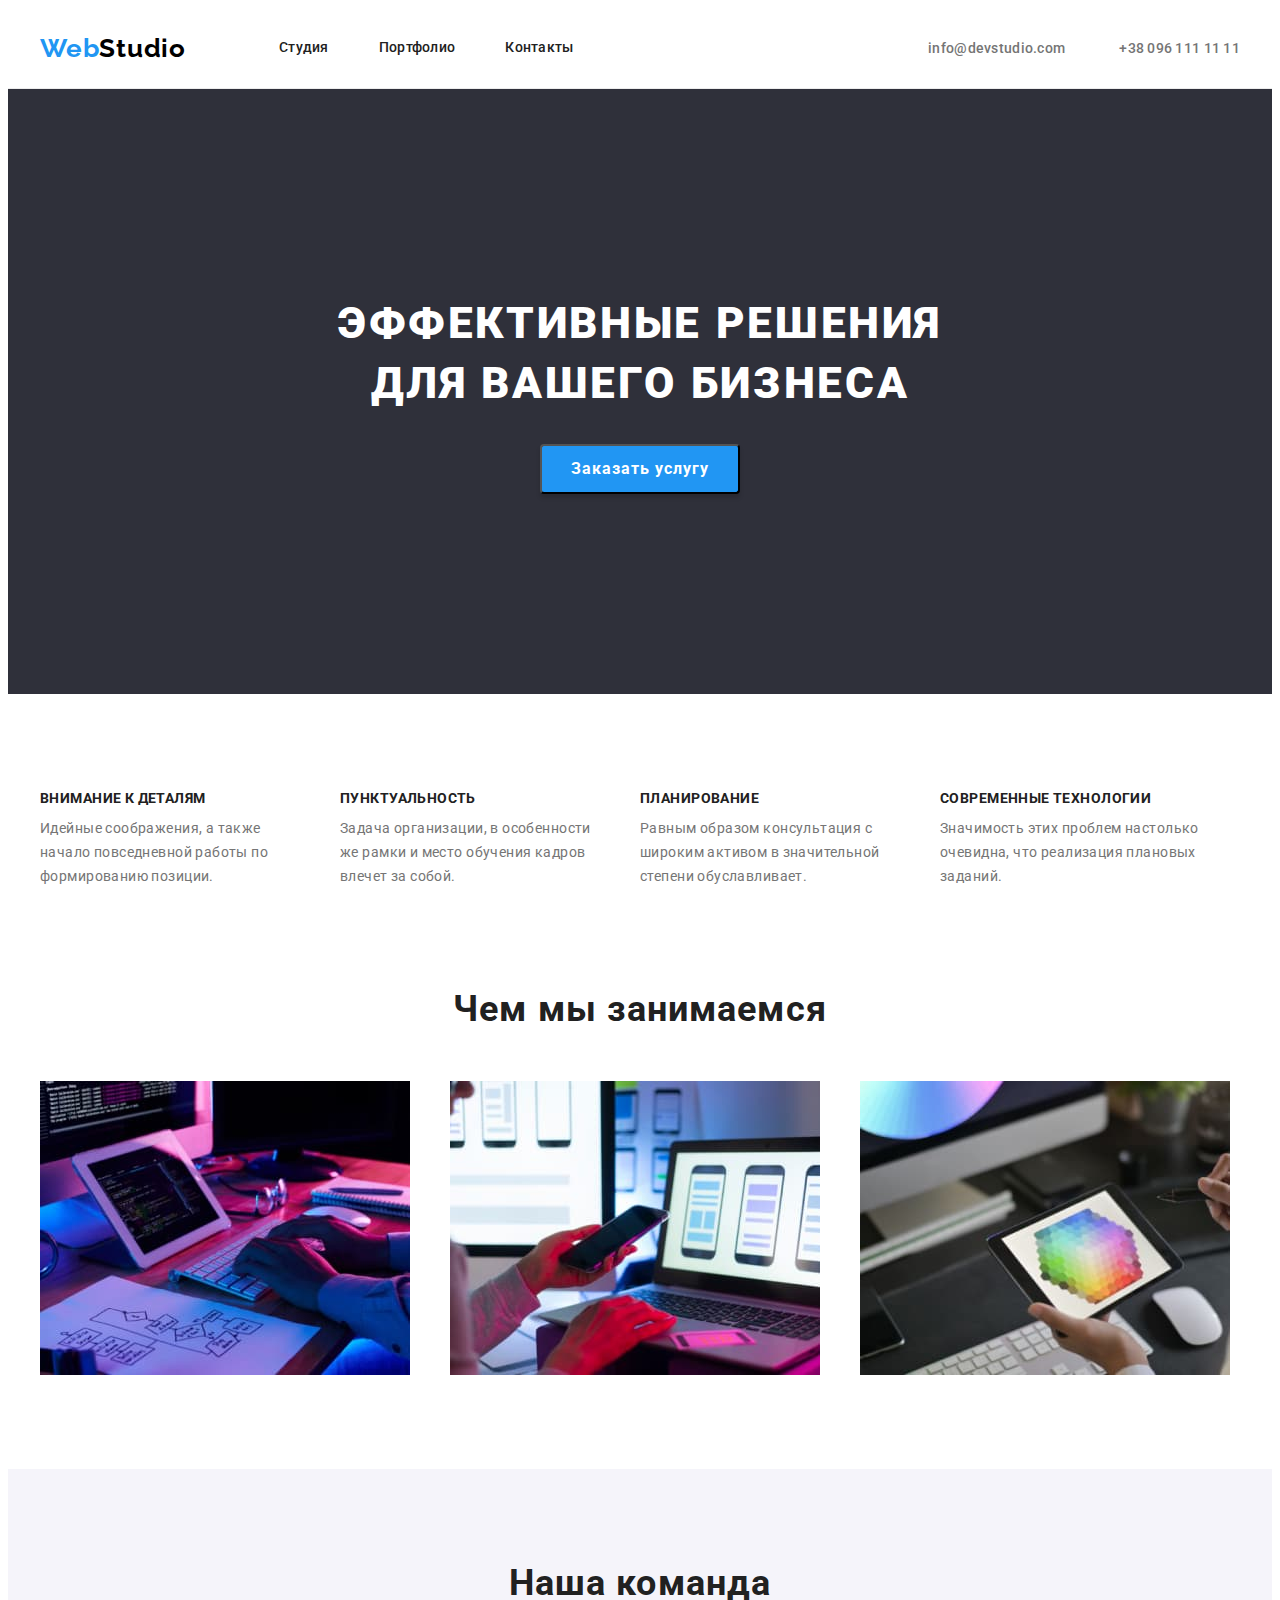
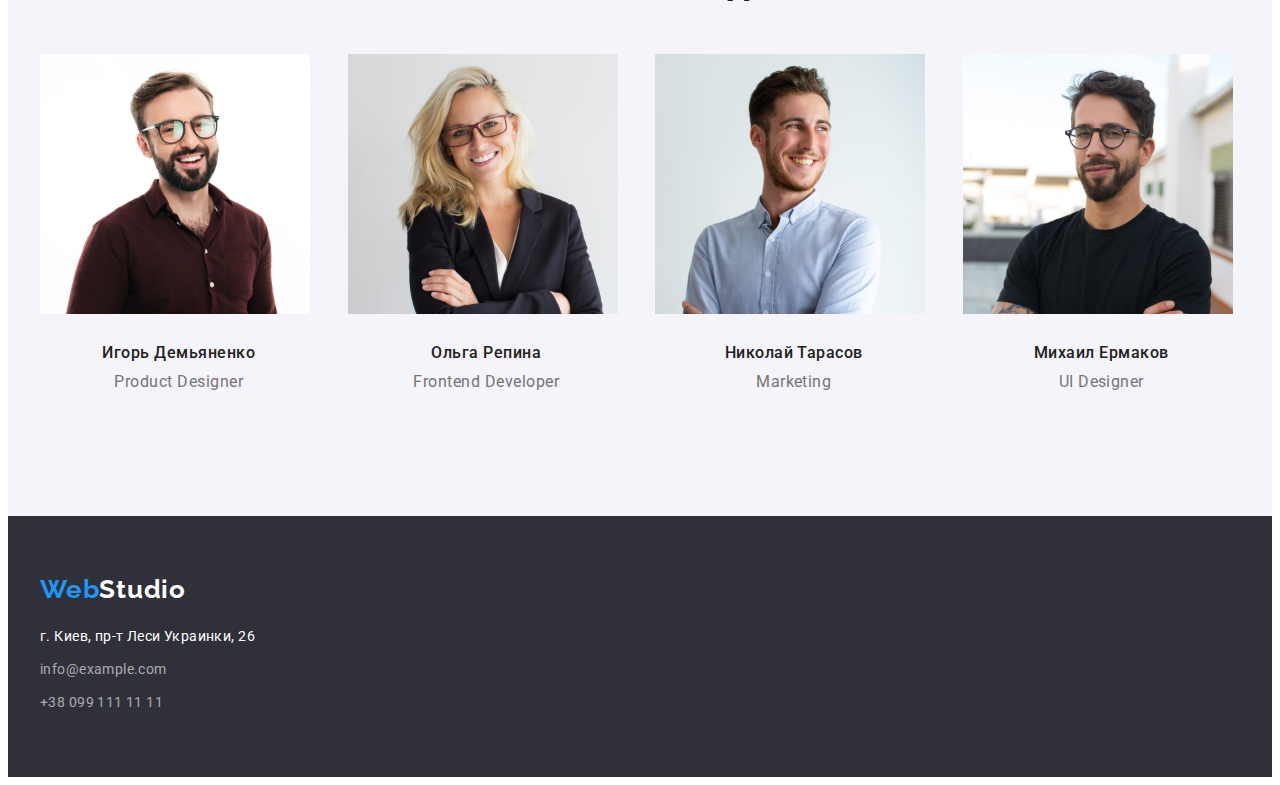
<file: index.html>
<!DOCTYPE html>
<html lang="ru">
<head>
    <meta charset="UTF-8">
    <meta http-equiv="X-UA-Compatible" content="IE=edge">
    <meta name="viewport" content="width=device-width, initial-scale=1.0">
    <title>Dokument</title>
    <link rel="preconnect" href="https://fonts.googleapis.com">
    <link rel="preconnect" href="https://fonts.gstatic.com" crossorigin>
    <link href="https://fonts.googleapis.com/css2?family=Raleway:wght@700&family=Roboto:wght@400;500;700;900&display=swap"
    rel="stylesheet">
    <link
        rel="stylesheet" 
        href="https://cdnjs.cloudflare.com/ajax/libs/modern-normalize/1.1.0/modern-normalize.min.css"
        integrity="sha512-wpPYUAdjBVSE4KJnH1VR1HeZfpl1ub8YT/NKx4PuQ5NmX2tKuGu6U/JRp5y+Y8XG2tV+wKQpNHVUX03MfMFn9Q=="
        crossorigin="anonymous" 
        referrerpolicy="no-referrer"
    />
    <link rel= "stylesheet" href="./css/styles.css">
</head>
<body>
    <header class="header">
       <!--Верхняя линия--> 
        <div class="container header-container">
         <nav class="header-navigation">
        <a class="header-logo link" href=""><span class="header-web">Web</span><span class="header-studio">Studio</span></a>
        
        <ul class="list header-list">
            <li class="header-item">
                <a class="link header-link" href="./index.html">Студия</a>
            </li>
            <li class="header-item">
                <a class="link header-link" href="./portfolio.html">Портфолио</a>
            </li>
            <li class="header-item">
                <a class="link header-link" href="">Контакты</a>
            </li>
         </ul>
         </nav>
         <div class="header-connect">
      <a class="header-mail link" href="mailto:info@devstudio.com">info@devstudio.com</a>
      <a class="header-tel link" href="tel:+380961111111">+38 096 111 11 11</a>
        </div>
      </div>
    </header>
<main>
    <!--Шапка-->
    <section class="hero">
        <div class="container hero-container">
           <h1 class="hero-title">ЭФФЕКТИВНЫЕ РЕШЕНИЯ ДЛЯ ВАШЕГО БИЗНЕСА</h1>
           <button class="hero-btn" type="button">Заказать услугу</button>
        </div>
    </section>
    <!--Особенности-->
    <section class="peculiarities">
        <div class="container peculiarities-container">
        <ul class="list peculiarities-list">
            <li class="item peculiarities-item ">
                <h3 class="peculiaritie-title">ВНИМАНИЕ К ДЕТАЛЯМ</h3>
                <p class="peculiaritie-text">Идейные соображения, а также начало повседневной работы по формированию позиции.</p>
            </li>
           
            <li class="item peculiarities-item ">
                <h3 class="peculiaritie-title">ПУНКТУАЛЬНОСТЬ</h3>
                <p class="peculiaritie-text">Задача организации, в особенности же рамки и место обучения кадров влечет за собой.</p>
            </li>
            
            <li class="item peculiarities-item ">
                <h3 class="peculiaritie-title">ПЛАНИРОВАНИЕ</h3>
                <p class="peculiaritie-text">Равным образом консультация с широким активом в значительной степени обуславливает.</p>
            </li>
            <li class="item peculiarities-item ">
            <h3 class="peculiaritie-title">СОВРЕМЕННЫЕ ТЕХНОЛОГИИ</h3>
            <p class="peculiaritie-text">Значимость этих проблем настолько очевидна, что реализация плановых заданий.</p>
            </li>
        </ul>
        </div>
    </section>
    <!--Чем мы занимаемся-->
     <section class="profiles">
        <div class="container">
        <h2 class="profiles-title">Чем мы занимаемся</h2>
        <ul class="list profiles-list">
            <li class="item profiles-item">
                <img
                    src="./images/box1.jpg"
                    alt="разработчик пишет код"
                    width="370"
                    height="294" 
                />
             </li>
             <li class=" item profiles-item">
                <img
                    src="./images/box2.jpg"
                    alt="дизайнер выбирает макет для мобильного приложения"
                    width="370"
                    height="294" 
                />
             </li>
             <li class="item profiles-item">
                <img
                    src="./images/box3.jpg"
                    alt="дизайнер выбирает цвет"
                    width="370"
                    height="294" 
                />
             </li>
         </ul>
        </div>
    </section>
    <!--Наша команда-->
    <section class="command">
        <div class="container">
            <h2 class="command-title">Наша команда</h2>
            <ul class=" list command-list">
               <li class="command-item">
                <img src="./images/employee1.jpg"
                 alt="мужчина в коричневой рубашке" 
                 width="270" 
                 height="260" />
            <div class="command-titles-text">
            <h3 class="command-titles">Игорь Демьяненко</h3>
            <p lang="en" class="command-text">Product Designer</p>
            </div>
         </li>
         <li  class="command-item">
            <img
            src="./images/employee2.jpg"
            alt="девушка в сером жакете"
            width="270"
            height="260"
            />
            <div class="command-titles-text">
            <h3 class="command-titles">Ольга Репина</h3>
            <p lang="en" class="command-text">Frontend Developer</p>
            </div>
         </li>
         <li  class="command-item">
            <img
            src="./images/employee3.jpg"
            alt="мужчина в голубой рубашке"
            width="270"
            height="260"
            />
            <div class="command-titles-text">
            <h3 class="command-titles">Николай Тарасов</h3>
            <p lang="en" class="command-text">Marketing</p>
            </div>
         </li>
         <li  class="command-item">
            <img 
            src="./images/employee4.jpg" 
            alt="мужчина в черной рубашке"
            width="270"
            height="260" 
            />
            <div class="command-titles-text">
            <h3 class="command-titles">Михаил Ермаков</h3>
            <p lang="en" class="command-text">UI Designer</p>
            </div>
         </li>
    </ul>
    </div>
    </section>
</main>
<footer class="footer">
    <section class="footer-section" >
    <div class="container">
        <h2 class="visually-hidden">FOOTER</h2>
    <a class="footer-logo link" href=""><span class="footer-web">Web</span><span class="footer-studio">Studio</span></a>
    <address class="address">
        <ul class="footer-list list">
            <li class="footer-item-adress">
                <a class="link footer-adress " href="https://goo.gl/maps/9Tbaq5ULYDooVJVK9"
                target="_blank"
                rel="noopener noreferrer"
                >г. Киев, пр-т Леси Украинки, 26</a
                >
            </li>
            <li class="footer-item-mail">
                <a class="link footer-mail" href="mailto:info@example.com">info@example.com</a>
            </li>
            <li class="footer-item-tel">
                <a class="link footer-tel" href="tel:+380991111111">+38 099 111 11 11</a>
            </li>
        </ul>
    </address>
    </div>
    </section>
</footer>    
</body>
</html>
</file>
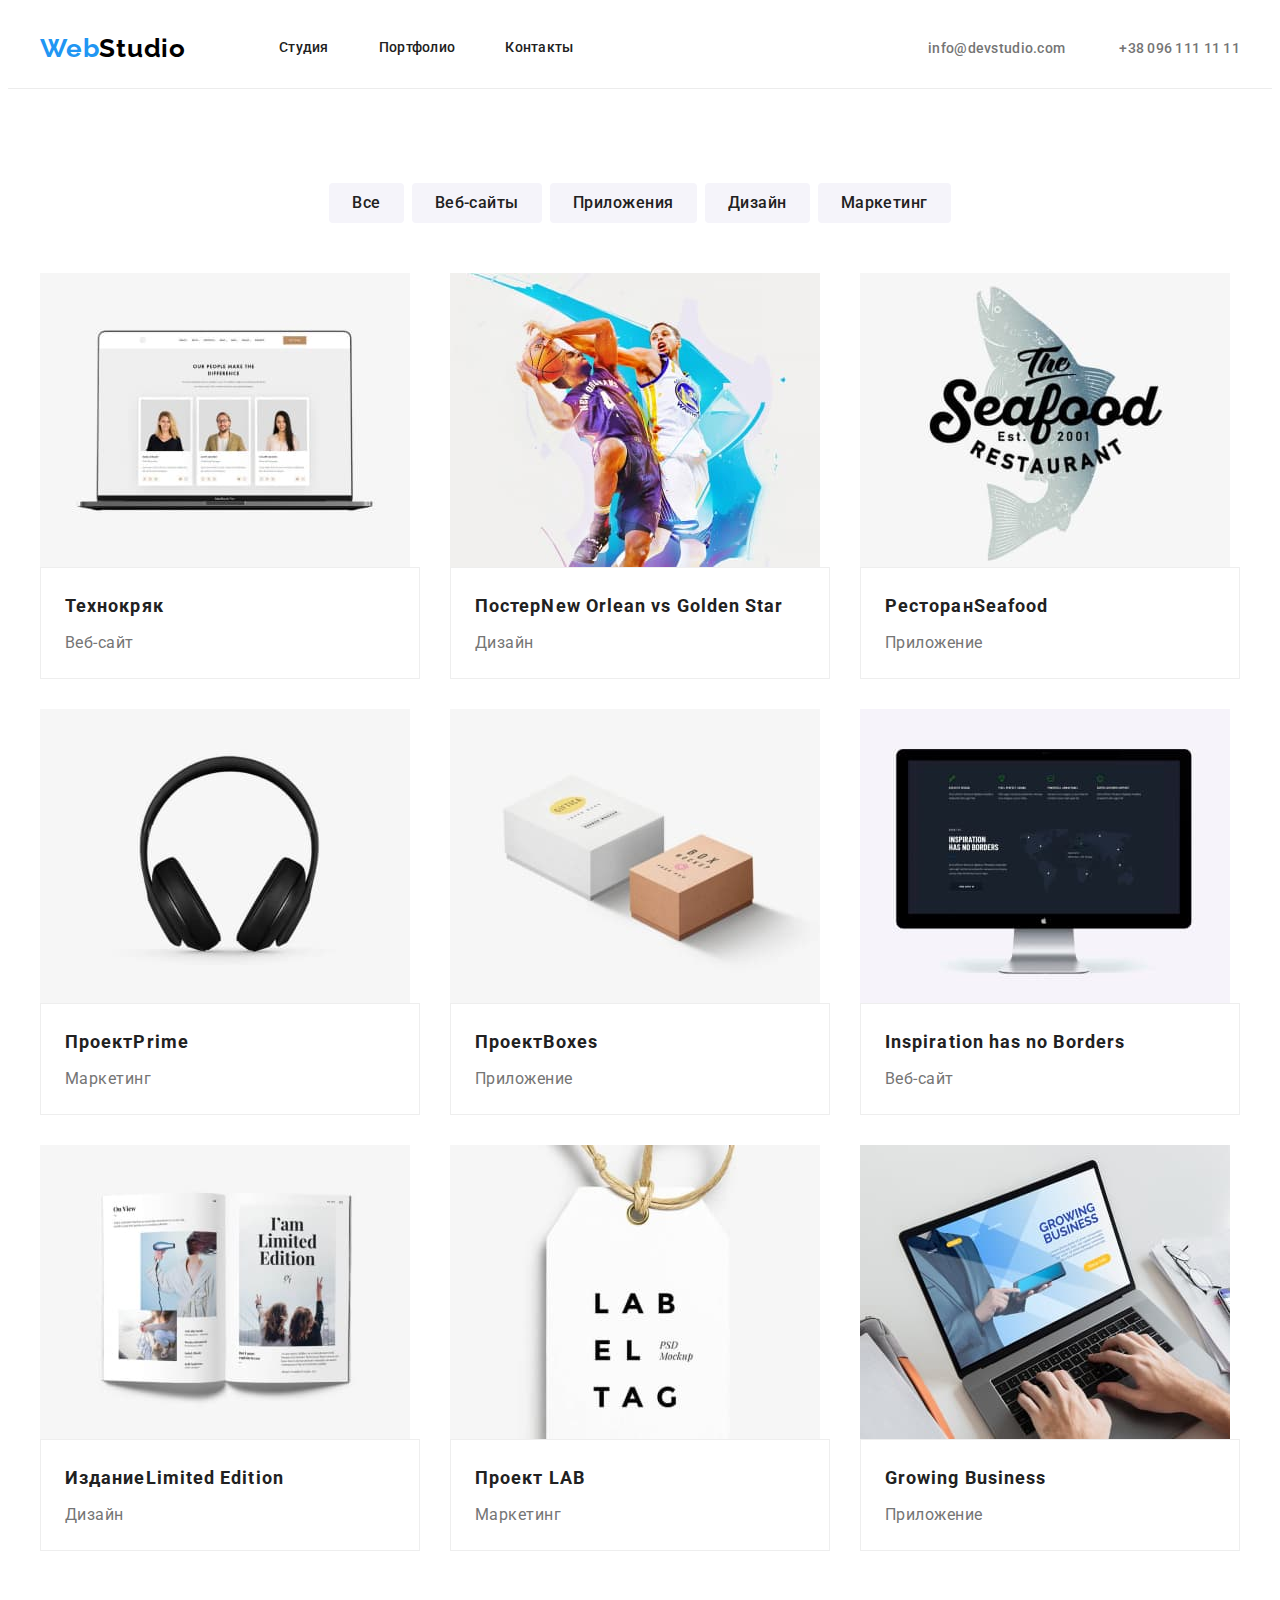
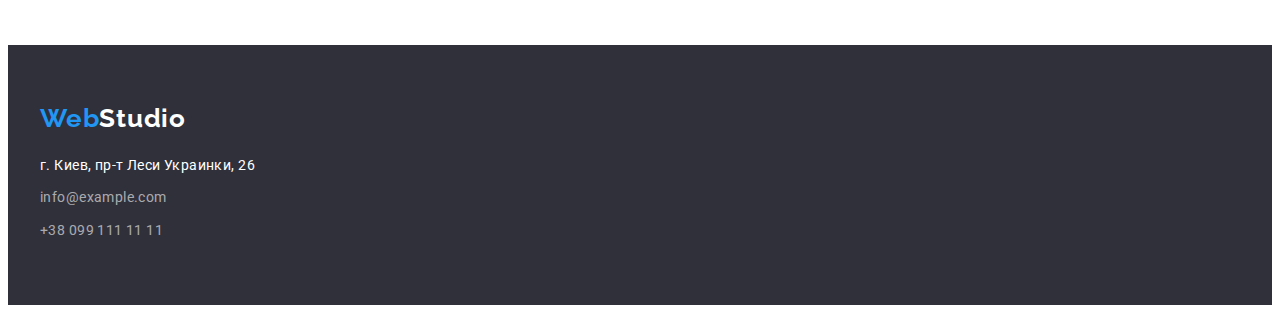
<file: portfolio.html>
<!DOCTYPE html>
<html lang="ru">

<head>
    <meta charset="UTF-8">
    <meta http-equiv="X-UA-Compatible" content="IE=edge">
    <meta name="viewport" content="width=device-width, initial-scale=1.0">
    <title>Dokument</title>
    <link rel="preconnect" href="https://fonts.googleapis.com">
    <link rel="preconnect" href="https://fonts.gstatic.com" crossorigin>
    <link
        href="https://fonts.googleapis.com/css2?family=Raleway:wght@700&family=Roboto:wght@400;500;700;900&display=swap"
        rel="stylesheet">
    <link
        rel="stylesheet"
        href="https://cdnjs.cloudflare.com/ajax/libs/modern-normalize/1.1.0/modern-normalize.min.css"
        integrity="sha512-wpPYUAdjBVSE4KJnH1VR1HeZfpl1ub8YT/NKx4PuQ5NmX2tKuGu6U/JRp5y+Y8XG2tV+wKQpNHVUX03MfMFn9Q=="
        crossorigin="anonymous" 
        referrerpolicy="no-referrer" 
    />
    <link rel="stylesheet" href="./css/styles.css">
</head>

<body>
<header class="header">
    <!--Верхняя линия-->
    <div class="container header-container">
    <nav class="header-navigation">
        <a class="header-logo link" href=""><span class="header-web">Web</span><span
                class="header-studio">Studio</span></a>

        <ul class="list header-list">
            <li class="header-item">
                <a class="link header-link" href="./index.html">Студия</a>
            </li>
            <li class="header-item">
                <a class="link header-link" href="./portfolio.html">Портфолио</a>
            </li>
            <li class="header-item">
                <a class="link header-link" href="">Контакты</a>
            </li>
        </ul>
    </nav>
    <div class="header-connect">
    <a class="header-mail link" href="mailto:info@devstudio.com">info@devstudio.com</a>
    <a class="header-tel link" href="tel:+380961111111">+38 096 111 11 11</a>
    </div>
    </div>
</header>
<main>
    <!--Портфолио-->
        <section class="portfolio">
            <div class="container portfolio-container">
            <h1 class="visually-hidden">Портфолио</h1>
                <ul class="list portfolio-list-btn">
                   <li class="portfolio-item-btn"><button class="portfolio-btn"  type="button">Все</button></li>
                   <li class="portfolio-item-btn"><button class="portfolio-btn"  type="button">Веб-сайты</button></li>
                   <li class="portfolio-item-btn"><button class="portfolio-btn"  type="button">Приложения</button></li>
                   <li class="portfolio-item-btn"><button class="portfolio-btn" type="button">Дизайн</button></li>
                   <li class="portfolio-item-btn"><button class="portfolio-btn" type="button">Маркетинг</button></li>
                 </ul>  
              <ul class="list portfolio-list">
             <li class="portfolio-item">
                 <a class="link" href="">
                    <img src="./images/img1for2hw.jpg"
                     alt="ноутбук с открытой страницей веб-сайта" 
                     Width="370" 
                     Height="294"
                    >
                    <div class="portfolio-title-text">
                 <h2 class="portfolio-title">Технокряк</h2>
                 <p class="portfolio-text">Веб-сайт</p>
                 </div>
                </a>
             </li>
             <li class="portfolio-item">
                 <a class="link"  href="">
                 <img 
                     src="./images/img2for2hw.jpg" 
                     alt="два футболиста с мячом"
                     Width="370"
                     Height="294"
                     >
                    <div class="portfolio-title-text">
                <h2 class="portfolio-title">Постер<span lang="en">New Orlean vs Golden Star</span></h2>
                <p class="portfolio-text">Дизайн</p>
                   </div>
                 </a>
             </li>
             <li class="portfolio-item">
                <a class="link" href="">
                 <img 
                     src="./images/img3for2hw.jpg" 
                     alt="логотип ресторана"
                     Width="370"
                     Height="294"
                     >
                    <div class="portfolio-title-text">
                 <h2 class="portfolio-title">Ресторан<span lang="en">Seafood</span></h2>
                 <p class="portfolio-text">Приложение</p>
                    </div>
                    </a>
             </li>
             <li class="portfolio-item">
                <a class="link" href="">
                 <img 
                    src="./images/img4for2hw.jpg" 
                    alt="наушники"
                    Width="370"
                    Height="294"
                    >
                    <div class="portfolio-title-text">
                 <h2 class="portfolio-title">Проект<span lang="en">Prime</span></h2>
                 <p class="portfolio-text">Маркетинг</p>
                    </div>
                    </a>
             </li>
             <li class="portfolio-item">
                 <a class="link" href="">
                 <img 
                     src="./images/img5for2hw.jpg"
                     alt="две коробки"
                     Width="370"
                     Height="294"
                     >
                    <div class="portfolio-title-text">
                 <h2 class="portfolio-title">Проект<span lang="en">Boxes</span></h2>
                 <p class="portfolio-text">Приложение</p>
                    </div> 
                    </a>
             </li>
             <li class="portfolio-item">
                <a class="link" href="">
                 <img 
                     src="./images/img6for2hw.jpg" 
                     alt="компьютер с открытой страницей веб-сайта"
                     Width="370"
                     Height="294"
                     >
                    <div class="portfolio-title-text">
                 <h2 class="portfolio-title"><span lang="en">Inspiration has no Borders</span></h2>
                 <p class="portfolio-text">Веб-сайт</p>
                    </div>
                    </a>
             </li>
             <li class="portfolio-item">
                <a class="link" href="">
                 <img 
                     src="./images/img7for2hw.jpg"
                     alt="открытый журнал"
                     Width="370"
                     Height="294"
                     >
                    <div class="portfolio-title-text">
                 <h2 class="portfolio-title">Издание<span lang="en">Limited Edition</span></h2>
                 <p class="portfolio-text">Дизайн</p>
                    </div>
                    </a>
             </li>
             <li class="portfolio-item">
                <a class="link" href="">
                 <img 
                     src="./images/img8for2hw.jpg"
                     alt="бирка"
                     Width="370"
                     Height="294"
                     >
                    <div class="portfolio-title-text">
                 <h2 class="portfolio-title">Проект <span lang="en">LAB</span></h2>
                 <p class="portfolio-text">Маркетинг</p>
                    </div>
                    </a>
             </li >
             <li class="portfolio-item">
                <a class="link" href="">
                 <img 
                     src="./images/img9for2hw.jpg" 
                     alt="ноутбук с открытой страницей приложения"
                     Width="370"
                     Height="294"
                     >
                    <div class="portfolio-title-text">
                 <h2 class="portfolio-title"><span lang="en">Growing Business</span></h2>
                 <p class="portfolio-text">Приложение</p>
                    </div>
                    </a>
             </li>
          </ul>
        </div>
        </section>
</main>

<footer class="footer">
    <section class="footer-section">
    <div class="container">
        <h2 class="visually-hidden">FOOTER</h2>
    <a class="footer-logo link" href=""><span class="footer-web">Web</span><span class="footer-studio">Studio</span></a>
    <address class="address">
        <ul class="footer-list list">
            <li class="footer-item-adress">
                <a class="link footer-adress " href="https://goo.gl/maps/9Tbaq5ULYDooVJVK9" target="_blank"
                    rel="noopener noreferrer">г. Киев, пр-т Леси Украинки, 26</a>
            </li>
            <li class="footer-item-mail">
                <a class="link footer-mail" href="mailto:info@example.com">info@example.com</a>
            </li>
            <li class="footer-item-tel">
                <a class="link footer-tel" href="tel:+380991111111">+38 099 111 11 11</a>
            </li>
        </ul>
    </address>
    </div>
    </section>
</footer>
</body>

</html>
</file>
<file: css/styles.css>
:root {
  --main-title-color: #ffffff;
  --second-title-color: #212121;
  --main-text-color: #757575;
  --second-text-color: #212121;
  --third-text-color: #ffffff;
  --assent-color: #2196f3;
  --main-btn-color: #ffffff;
  --main-logo-second: #2196f3;
  --second-logo-color: #000000;
  --third-logo-color: #ffffff;
  --footer-color: rgba(255, 255, 255, 0.6);
  --batton-hover: #188ce8;
  --batton-portfolio: #f5f4fa;
  --fill-command: #f5f4fa;
  --main-background-color: #2f303a;
}

p,
h1,
h2,
h3,
h4,
h5,
h6 {
  margin: 0;
}

ul {
  margin: 0;
  padding: 0;
  list-style: none;
}
a {
  text-decoration: none;
}
button {
  cursor: pointer;
}
img {
  display: block;
  max-width: 100%;
}

.container {
  width: 1200px;
  padding-left: 15px;
  padding-right: 15px;
  margin: 0 auto;
}
body {
  font-family: "Roboto", sans-serif;
  color: var(--second-text-color);
}

/* --------------------HEADER------------------- */

.header {
  border-bottom: solid 1px #ececec;
}
.list {
  list-style: none;
}
.header-list {
  display: flex;
}
.header-navigation {
  display: flex;
  align-items: center;
}

.link {
  text-decoration: none;
}
.hero,
.footer {
  background-color: var(--main-background-color);
}
.header-container {
  display: flex;
  align-items: center;
}
.header-item:not(:last-child) {
  margin-right: 50px;
}
.header-link {
  font-weight: 500;
  font-size: 14px;
  line-height: 16px;
  line-height: 100%;
  line-height: 1.14;
  letter-spacing: 0.02em;
  color: var(--second-text-color);
  display: block;
  padding-top: 32px;
  padding-bottom: 32px;
}
.header-mail {
  font-weight: 500;
  font-size: 14px;
  line-height: 1.14;
  letter-spacing: 0.02em;
  color: var(--main-text-color);
}
.header-tel {
  font-weight: 500;
  font-size: 14px;
  line-height: 1.14;
  letter-spacing: 0.02em;
  color: var(--main-text-color);
  margin-left: 50px;
}
.header-logo {
  margin-right: 93px;
}
.header-web {
  font-family: Raleway, sans-serif;
  font-weight: 700;
  font-size: 26px;
  line-height: 1.19;
  letter-spacing: 0.03em;
  color: var(--main-logo-second);
}
.header-studio {
  font-family: Raleway, sans-serif;
  font-weight: 700;
  font-size: 26px;
  line-height: 1.19;
  letter-spacing: 0.03em;
  color: var(--second-logo-color);
}

.header-link:hover,
.header-link:focus {
  color: var(--assent-color);
}
.header-connect {
  margin-left: auto;
}

.header-mail:hover,
.header-mail:focus {
  color: var(--assent-color);
}
.header-tel:hover,
.header-tel:focus {
  color: var(--assent-color);
}
/* --------------HERO------------- */

.hero {
  padding-top: 205px;
  padding-bottom: 200px;
}
.hero-title {
  font-weight: 900;
  font-size: 44px;
  line-height: 1.36;
  letter-spacing: 0.06em;
  text-transform: uppercase;
  color: var(--main-title-color);
  width: 696px;
  height: 120px;
  margin: 0 auto;
  text-align: center;
}
.hero-btn {
  font-family: inherit;
  font-weight: 700;
  font-size: 16px;
  line-height: 1.87;
  letter-spacing: 0.06em;
  color: var(--main-btn-color);
  min-width: 200px;
  min-height: 50px;
  box-shadow: 0px 4px 4px rgba(0, 0, 0, 0.15);
  border-radius: 4px;
  display: block;
  margin: 0 auto;
  margin-top: 30px;
}
.hero-btn {
  background-color: #2196f3;
}
.hero-btn:hover {
  background-color: var(--batton-hover);
}
.hero-btn {
  cursor: pointer;
}
/*-------------PECULIARITIES------------- */

.peculiarities {
  padding-top: 97px;
  padding-bottom: 97px;
}
.peculiaritie-title {
  font-weight: 700;
  font-size: 14px;
  line-height: 1.14;
  letter-spacing: 0.03em;
  text-transform: uppercase;
  color: var(--second-title-color);
}
.peculiaritie-text {
  font-weight: 400;
  font-size: 14px;
  line-height: 1.71;
  letter-spacing: 0.03em;
  color: var(--main-text-color);
  margin-top: 10px;
}

.peculiarities-list {
  display: flex;
}
.peculiarities-item {
  width: 270px;
  height: 101px;
  margin-right: 30px;
}

.peculiarities-item:not(:last-child) {
  margin-right: 30px;
}
/*-----------------PROFILES-------------------*/
.profiles {
  padding-bottom: 94px;
}
.profiles-title {
  font-weight: 700;
  font-size: 36px;
  line-height: 1.16;
  letter-spacing: 0.03em;
  color: var(--second-title-color);
  text-align: center;
  margin-bottom: 50px;
}
.profiles-list {
  display: flex;
  margin-right: -30px;
}
.profiles-item:not(:last-child) {
  margin-right: 30px;
}
.profiles-item {
  flex-basis: calc((100% - 3 * 30px) / 3);
}

/* -------------------COMMAND--------------- */
.command {
  padding-top: 94px;
  padding-bottom: 94px;
  background-color: var(--fill-command);
}
.command-title {
  font-weight: 700;
  font-size: 36px;
  line-height: 1.16;
  text-align: center;
  letter-spacing: 0.03em;
  color: var(--second-title-color);
  margin-bottom: 50px;
}
.command-titles {
  font-weight: 500;
  font-size: 16px;
  line-height: 1.18;
  text-align: center;
  letter-spacing: 0.03em;
  color: var(--second-title-color);
  margin-bottom: 10px;
}
.command-text {
  font-size: 16px;
  line-height: 1.18;
  text-align: center;
  letter-spacing: 0.03em;
  color: var(--main-text-color);
}
.command-list {
  display: flex;
  margin-right: -30px;
}
.command-item:not(:last-child) {
  margin-right: 30px;
}
.command-item {
  flex-basis: calc((100% - 4 * 30px) / 4);
}
.command-titles-text {
  padding: 30px 0px;
}
/* ----------------FOOTER----------------- */
.footer-web {
  font-family: Raleway, sans-serif;
  font-weight: 700;
  font-size: 26px;
  line-height: 1.19;
  letter-spacing: 0.03em;
  color: var(--main-logo-second);
}
.footer-studio {
  font-family: Raleway, sans-serif;
  font-weight: 700;
  font-size: 26px;
  line-height: 1.19;
  letter-spacing: 0.03em;
  color: var(--third-logo-color);
}
.footer-adress {
  font-style: normal;
  font-weight: 400;
  font-size: 14px;
  line-height: 1.71;
  letter-spacing: 0.03em;
  color: var(--third-text-color);
}
.footer-mail {
  font-style: normal;
  font-weight: 400;
  font-size: 14px;
  line-height: 1.71;
  letter-spacing: 0.03em;
  color: var(--footer-color);
}
.footer-mail:hover,
.footer-mail:focus {
  color: var(--assent-color);
}
.footer-tel {
  font-style: normal;
  font-weight: 400;
  font-size: 14px;
  line-height: 1.71;
  letter-spacing: 0.03em;
  color: var(--footer-color);
}
.footer-tel:hover,
.footer-tel:focus {
  color: var(--assent-color);
}
.address {
  margin-top: 20px;
}
.footer-section {
  padding-top: 58px;
  padding-bottom: 62px;
}
.footer-item-adress {
  margin-bottom: 9px;
}
.footer-item-mail {
  margin-bottom: 9px;
}

/* ------------PORTFOLIO------------------ */
.portfolio {
  padding-top: 94px;
  padding-bottom: 94px;
}
.visually-hidden {
  position: absolute;
  width: 1px;
  height: 1px;
  margin: -1px;
  border: 0;
  padding: 0;
  white-space: nowrap;
  clip-path: inset(100%);
  clip: rect(0, 0, 0, 0);
  overflow: hidden;
}
.portfolio-btn {
  font-family: inherit;
  display: block;
  font-family: inherit;
  font-weight: 500;
  font-size: 16px;
  line-height: 1.62;

  letter-spacing: 0.03em;
  color: var(--second-text-color);
  background-color: var(--batton-portfolio);
  border-radius: 4px;
  border: 1px solid transparent;
  padding: 6px 22px;
}
.portfolio-btn:hover,
.portfolio-btn:focus {
  color: var(--third-text-color);
  background-color: var(--assent-color);
}
.portfolio-btn {
  cursor: pointer;
}
.portfolio-title {
  font-weight: 700;
  font-size: 18px;
  line-height: 2;
  letter-spacing: 0.06em;
  color: var(--second-title-color);
}
.portfolio-text {
  font-size: 16px;
  line-height: 1.87;
  letter-spacing: 0.03em;
  color: var(--main-text-color);
  margin-top: 4px;
}
.portfolio-list {
  display: flex;
  flex-wrap: wrap;
  margin: -15px;
}
.portfolio-list-btn {
  display: flex;
  justify-content: center;
  margin-right: -8px;
  margin-bottom: 50px;
}
.portfolio-item-btn {
  margin-right: 8px;
}
.portfolio-item {
  margin: 15px;
}

.portfolio-item {
  flex-basis: calc((100% - 3 * 30px) / 3);
}
.portfolio-title-text {
  padding: 20px 24px;
  border: solid 1px #eeeeee;
}
</file>
